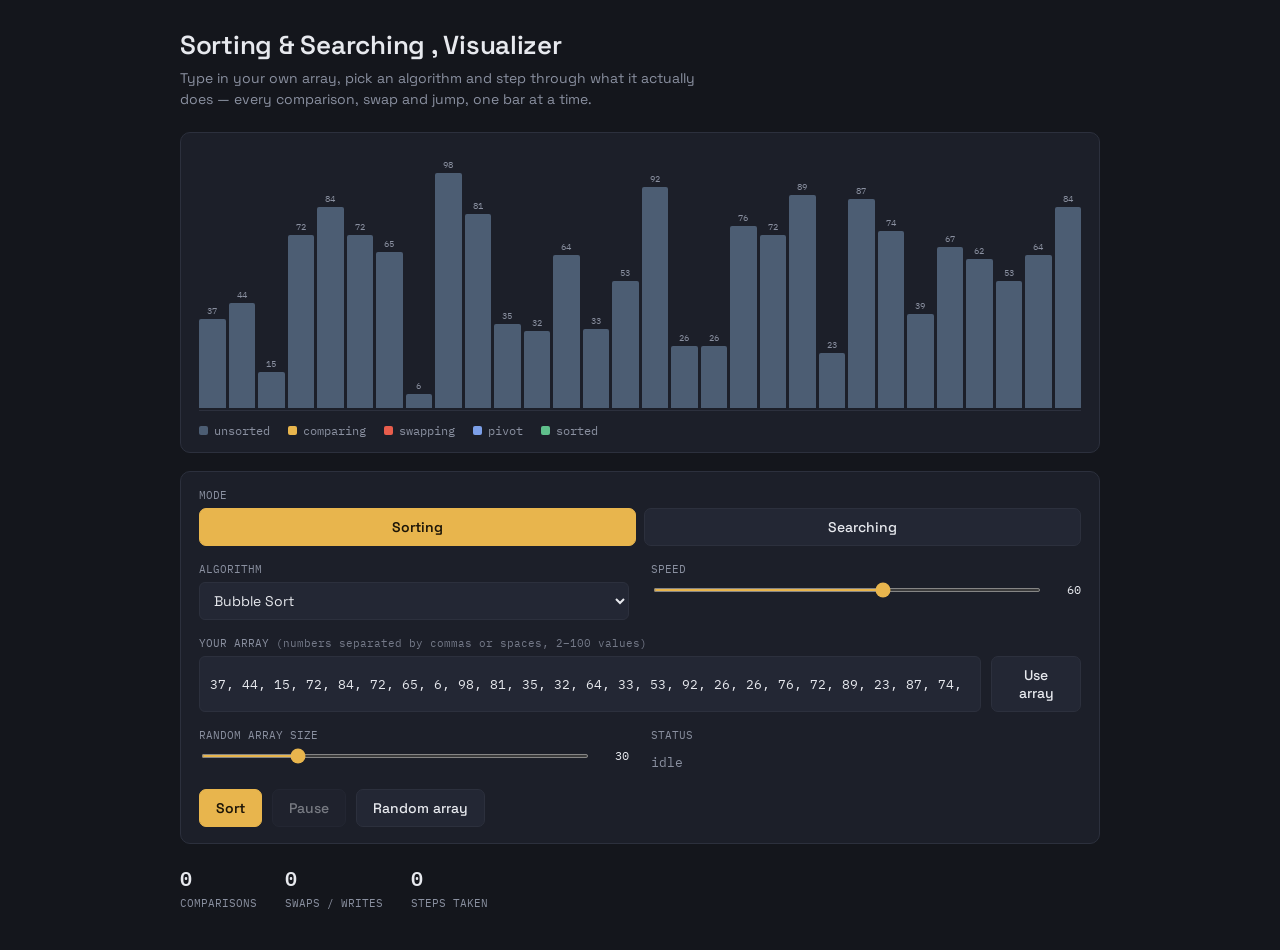
<file: Sorting algorithm visualizer/index.html>
<!DOCTYPE html>
<html lang="en">
<head>
<meta charset="UTF-8">
<meta name="viewport" content="width=device-width, initial-scale=1">
<title>Sorting &amp; Searching Visualizer</title>
<link rel="stylesheet" href="style.css">
</head>
<body>
<div class="wrap">
  <header>
    <h1>Sorting &amp; Searching , Visualizer </h1>
    <p>Type in your own array, pick an algorithm and step through what it actually does — every comparison, swap and jump, one bar at a time.</p>
  </header>

  <div class="stage">
    <div class="bars" id="bars"></div>
    <div class="hash" id="hashTable" hidden></div>
    <div class="legend" id="legend"></div>
  </div>

  <div class="controls">
    <div class="field full">
      <label>MODE</label>
      <div class="tabs">
        <button class="tab active" id="tabSort" data-mode="sort">Sorting</button>
        <button class="tab" id="tabSearch" data-mode="search">Searching</button>
      </div>
    </div>

    <div class="field">
      <label>ALGORITHM</label>
      <select id="algo"></select>
    </div>
    <div class="field">
      <label>SPEED</label>
      <div class="range-row">
        <input type="range" id="speed" min="1" max="100" value="60">
        <output id="speedOut">60</output>
      </div> 
    </div>

    <div class="field full">
      <label>YOUR ARRAY <span class="hint">(numbers separated by commas or spaces, 2–100 values)</span></label>
      <div class="input-row">
        <input type="text" id="arrayInput" placeholder="e.g. 34, 7, 23, 32, 5, 62" autocomplete="off" spellcheck="false">
        <button id="useArrayBtn">Use array</button>
      </div>
      <div class="error" id="arrayError"></div>
    </div>

    <div class="field" id="targetField" hidden>
      <label>TARGET VALUE</label>
      <input type="number" id="targetInput" placeholder="value to find" step="any">
      <div class="error" id="targetError"></div>
    </div>

    <div class="field">
      <label>RANDOM ARRAY SIZE</label>
      <div class="range-row">
        <input type="range" id="size" min="8" max="100" value="30">
        <output id="sizeOut">30</output>
      </div>
    </div>

    <div class="field">
      <label>STATUS</label>
      <div id="status" class="status">idle</div>
    </div>

    <div class="buttons">
      <button class="primary" id="playBtn">Sort</button>
      <button id="pauseBtn" disabled>Pause</button>
      <button id="shuffleBtn">Random array</button>
    </div>
  </div>

  <div class="stats">
    <div class="stat"><div class="num" id="statCompares">0</div><div class="label">COMPARISONS</div></div>
    <div class="stat"><div class="num" id="statSwaps">0</div><div class="label">SWAPS / WRITES</div></div>
    <div class="stat"><div class="num" id="statSteps">0</div><div class="label">STEPS TAKEN</div></div>
    <div class="stat" id="resultStat" hidden><div class="num" id="statResult">–</div><div class="label">RESULT (INDEX)</div></div>
  </div>
</div>

<script src="script.js"></script>
</body>
</html>
</file>
<file: Sorting algorithm visualizer/style.css>
@import url('https://fonts.googleapis.com/css2?family=Space+Grotesk:wght@400;500;600;700&family=IBM+Plex+Mono:wght@400;500;600&display=swap');

:root {
  --bg: #14161c;
  --surface: #1c1f29;
  --surface-2: #232734;
  --line: #2c303d;
  --text: #e7e9ee;
  --muted: #8a90a0;
  --bar-default: #4c5d73;
  --bar-compare: #e8b54d;
  --bar-swap: #e85d4c;
  --bar-pivot: #7c9fe8;
  --bar-sorted: #5fbf8b;
}

* { box-sizing: border-box; }

body {
  margin: 0;
  background: var(--bg);
  color: var(--text);
  font-family: 'Space Grotesk', sans-serif;
  padding: 28px 20px 40px;
  min-height: 100vh;
}

.wrap { max-width: 920px; margin: 0 auto; }

header { margin-bottom: 22px; }

h1 {
  font-size: 26px;
  font-weight: 600;
  margin: 0 0 6px;
  letter-spacing: -0.01em;
}

header p {
  color: var(--muted);
  margin: 0;
  font-size: 14px;
  max-width: 58ch;
  line-height: 1.5;
}

.stage {
  background: var(--surface);
  border: 1px solid var(--line);
  border-radius: 10px;
  padding: 18px 18px 14px;
}

.bars {
  height: 260px;
  display: flex;
  align-items: flex-end;
  gap: 3px;
  border-bottom: 1px solid var(--line);
  padding: 22px 0 2px;
}

.bar {
  flex: 1;
  background: var(--bar-default);
  border-radius: 2px 2px 0 0;
  transition: background 0.08s linear;
  position: relative;
}
.bar.compare { background: var(--bar-compare); }
.bar.swap { background: var(--bar-swap); }
.bar.pivot { background: var(--bar-pivot); }
.bar.sorted { background: var(--bar-sorted); }
.bar.found { background: var(--bar-sorted); box-shadow: 0 0 0 2px var(--bar-sorted); }
.bar.dim { opacity: 0.25; }
.bar .val {
  display: none;
  position: absolute;
  bottom: 100%;
  left: 50%;
  transform: translateX(-50%);
  margin-bottom: 3px;
  font-family: 'IBM Plex Mono', monospace;
  font-size: 10.5px;
  color: var(--muted);
  white-space: nowrap;
  pointer-events: none;
}
.bars.labels .bar .val { display: block; }
.bars.labels.tight .bar .val { font-size: 9px; }
.bar.compare .val, .bar.swap .val, .bar.found .val { color: var(--text); }

.legend {
  display: flex;
  gap: 18px;
  margin-top: 12px;
  flex-wrap: wrap;
  font-family: 'IBM Plex Mono', monospace;
  font-size: 11.5px;
  color: var(--muted);
}
.legend span { display: inline-flex; align-items: center; gap: 6px; }
.dot { width: 9px; height: 9px; border-radius: 2px; display: inline-block; }

.controls {
  margin-top: 18px;
  background: var(--surface);
  border: 1px solid var(--line);
  border-radius: 10px;
  padding: 16px 18px;
  display: grid;
  grid-template-columns: 1fr 1fr;
  gap: 16px 22px;
}

@media (max-width: 620px) { .controls { grid-template-columns: 1fr; } }

.field label {
  display: block;
  font-size: 11px;
  color: var(--muted);
  margin-bottom: 6px;
  font-family: 'IBM Plex Mono', monospace;
}

select, input[type="range"] {
  width: 100%;
}

select {
  background: var(--surface-2);
  color: var(--text);
  border: 1px solid var(--line);
  border-radius: 6px;
  padding: 8px 10px;
  font-family: 'Space Grotesk', sans-serif;
  font-size: 14px;
}

input[type="range"] {
  accent-color: var(--bar-compare);
  height: 4px;
}

.range-row { display: flex; align-items: center; gap: 10px; }
.range-row output {
  font-family: 'IBM Plex Mono', monospace;
  font-size: 12px;
  color: var(--text);
  min-width: 28px;
  text-align: right;
}

.buttons {
  grid-column: 1 / -1;
  display: flex;
  gap: 10px;
  flex-wrap: wrap;
  margin-top: 2px;
}

button {
  font-family: 'Space Grotesk', sans-serif;
  font-weight: 500;
  font-size: 14px;
  border-radius: 7px;
  padding: 9px 16px;
  border: 1px solid var(--line);
  background: var(--surface-2);
  color: var(--text);
  cursor: pointer;
}
button:hover { border-color: #3a3f50; }
button:disabled { opacity: 0.45; cursor: not-allowed; }
button.primary { background: var(--bar-compare); color: #1c1508; border-color: var(--bar-compare); font-weight: 600; }
button.primary:hover { filter: brightness(1.05); }

.stats {
  margin-top: 18px;
  display: flex;
  gap: 28px;
  flex-wrap: wrap;
  font-family: 'IBM Plex Mono', monospace;
}
.stat .num { font-size: 20px; font-weight: 600; }
.stat .label { font-size: 11px; color: var(--muted); margin-top: 2px; }

.field.full { grid-column: 1 / -1; }
.field[hidden], .stat[hidden] { display: none; }
.field .hint { text-transform: none; opacity: 0.8; }

.tabs { display: flex; gap: 8px; }
.tab { flex: 1; }
.tab.active { background: var(--bar-compare); color: #1c1508; border-color: var(--bar-compare); font-weight: 600; }
.tab:disabled { opacity: 0.45; }

.input-row { display: flex; gap: 10px; }
input[type="text"], input[type="number"] {
  width: 100%;
  background: var(--surface-2);
  color: var(--text);
  border: 1px solid var(--line);
  border-radius: 6px;
  padding: 8px 10px;
  font-family: 'IBM Plex Mono', monospace;
  font-size: 13px;
}
input[type="text"]:focus, input[type="number"]:focus, select:focus {
  outline: none;
  border-color: var(--bar-compare);
}
input:disabled, select:disabled { opacity: 0.5; cursor: not-allowed; }
.error { color: var(--bar-swap); font-size: 12px; margin-top: 6px; min-height: 0; font-family: 'IBM Plex Mono', monospace; }
.error:empty { display: none; }
.status { font-family: 'IBM Plex Mono', monospace; font-size: 13px; color: var(--muted); padding-top: 6px; }

.hash { margin-top: 14px; }
.hash[hidden] { display: none; }
.hash-title { font-family: 'IBM Plex Mono', monospace; font-size: 11px; color: var(--muted); margin-bottom: 8px; }
.hash-grid { display: grid; grid-template-columns: repeat(auto-fill, minmax(64px, 1fr)); gap: 6px; max-height: 150px; overflow-y: auto; }
.bucket { background: var(--surface-2); border: 1px solid var(--line); border-radius: 6px; padding: 4px 6px; min-height: 44px; }
.bucket.active { border-color: var(--bar-compare); }
.bidx { font-family: 'IBM Plex Mono', monospace; font-size: 10px; color: var(--muted); }
.chain { display: flex; flex-wrap: wrap; gap: 3px; margin-top: 3px; }
.chip { font-family: 'IBM Plex Mono', monospace; font-size: 11px; background: var(--bar-default); border-radius: 3px; padding: 1px 5px; }
.chip.new { background: var(--bar-swap); }
.chip.cmp { background: var(--bar-compare); color: #1c1508; }
.chip.hit { background: var(--bar-sorted); color: #10281b; }
</file>
